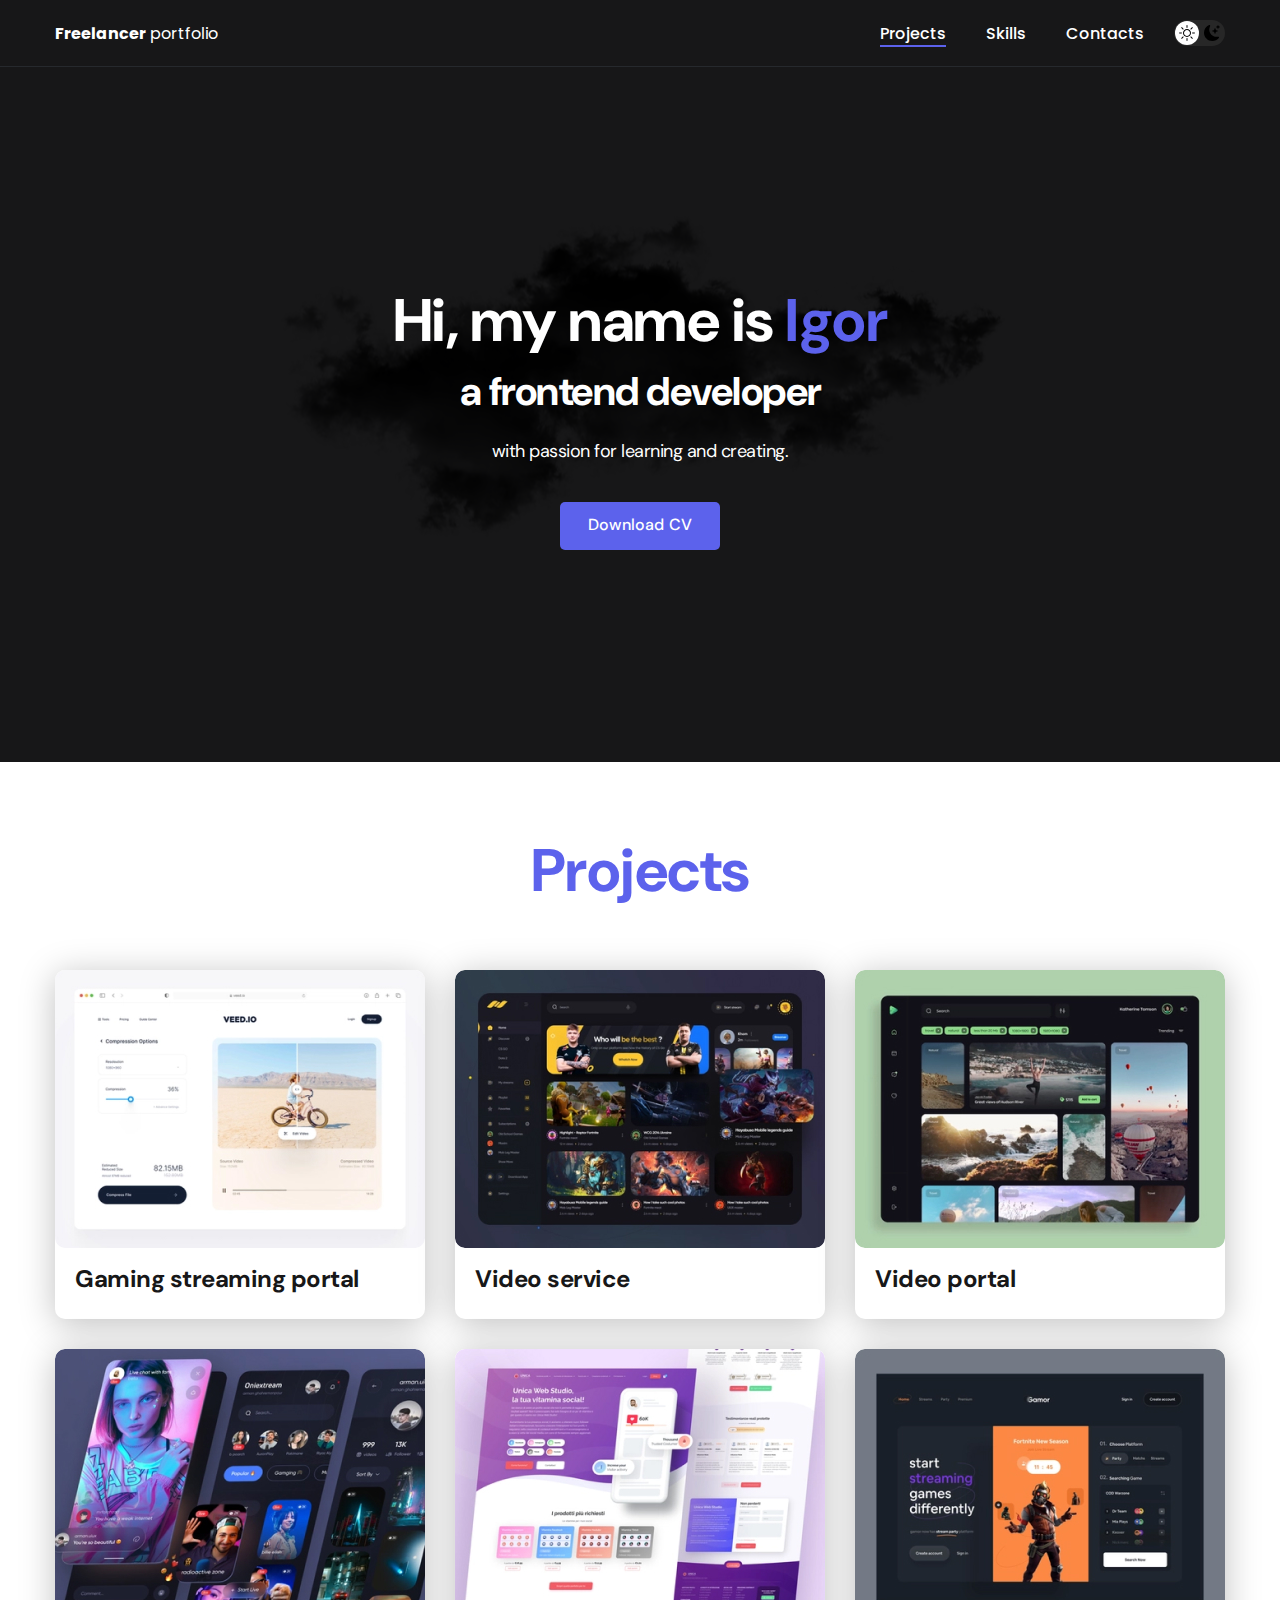
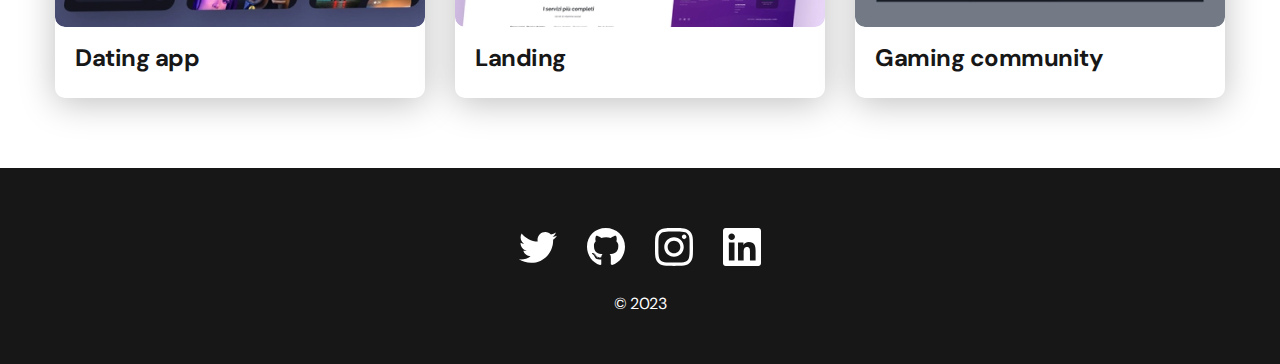
<file: index.html>
<!DOCTYPE html>
<html lang="en">
  <head>
    <meta charset="UTF-8" />
    <meta name="viewport" content="width=device-width, initial-scale=1.0" />
    <script src="./js/main.js" defer></script>
    <link rel="stylesheet" href="./css/main.css" />
    <title>Freelancer portfolio</title>
  </head>
  <body>
    <nav class="nav">
      <div class="container">
        <div class="nav-row">
          <a href="./index.html" class="logo"
            ><strong>Freelancer</strong> portfolio</a
          >
          <button class="dark-mode-btn">
            <img src="./img/icons/Sun.svg" alt="Light mode" class="dark-mode-btn__icon">
            <img src="./img/icons/Moon.svg" alt="Dark mode" class="dark-mode-btn__icon">
          </button>
          <ul class="nav-list">
            <li class="nav-list__item">
              <a
                href="./index.html"
                class="nav-list__link nav-list__link--active"
                >Projects</a
              >
            </li>
            <li class="nav-list__item">
              <a href="./skills.html" class="nav-list__link">Skills</a>
            </li>
            <li class="nav-list__item">
              <a href="./contacts.html" class="nav-list__link">Contacts</a>
            </li>
          </ul>

        </div>
      </div>
    </nav>

    <header class="header">
      <div class="header__wrapper">
        <h1 class="header__title">
          <strong>Hi, my name is <em>Igor</em></strong
          ><br />
          a frontend developer
        </h1>
        <div class="header__text">
          <p>with passion for learning and creating.</p>
        </div>
        <a href="#!" class="btn">Download CV</a>
      </div>
    </header>

    <main class="section">
      <div class="container">
        <h2 class="title-1">Projects</h2>
        <ul class="Projects">
          <li class="project">
            <a href="./project_page.html">
              <img
                src="./img/projects/02.jpg"
                alt="Project img"
                class="project__img"
              />
              <h3 class="project__title">Gaming streaming portal</h3>
            </a>
          </li>

          <li class="project">
            <a href="./project-page.html">
              <img
                src="./img/projects/01.jpg"
                alt="Project img"
                class="project__img"
              />
              <h3 class="project__title">Video service</h3>
            </a>
          </li>

          <li class="project">
            <a href="./project-page.html">
              <img
                src="./img/projects/03.jpg"
                alt="Project img"
                class="project__img"
              />
              <h3 class="project__title">Video portal</h3>
            </a>
          </li>

          <li class="project">
            <a href="./project-page.html">
              <img
                src="./img/projects/04.jpg"
                alt="Project img"
                class="project__img"
              />
              <h3 class="project__title">Dating app</h3>
            </a>
          </li>

          <li class="project">
            <a href="./project-page.html">
              <img
                src="./img/projects/05.jpg"
                alt="Project img"
                class="project__img"
              />
              <h3 class="project__title">Landing</h3>
            </a>
          </li>

          <li class="project">
            <a href="./project-page.html">
              <img
                src="./img/projects/06.jpg"
                alt="Project img"
                class="project__img"
              />
              <h3 class="project__title">Gaming community</h3>
            </a>
          </li>
        </ul>
      </div>
    </main>

    <footer class="footer">
      <div class="container">
        <div class="footer_wrapper">
          <ul class="social">
            <li class="social__item">
              <a href="#!"><img src="./img/icons/twitter.svg" alt="Link" /></a>
            </li>
            <li class="social__item">
              <a href="#!"><img src="./img/icons/gitHub.svg" alt="Link" /></a>
            </li>
            <li class="social__item">
              <a href="#!"
                ><img src="./img/icons/instagram.svg" alt="Link"
              /></a>
            </li>
            <li class="social__item">
              <a href="#!"><img src="./img/icons/linkedIn.svg" alt="Link" /></a>
            </li>
          </ul>

          <div class="copyright">
            <p>© 2023</p>
          </div>
        </div>
      </div>
    </footer>
  </body>
</html>
</file>
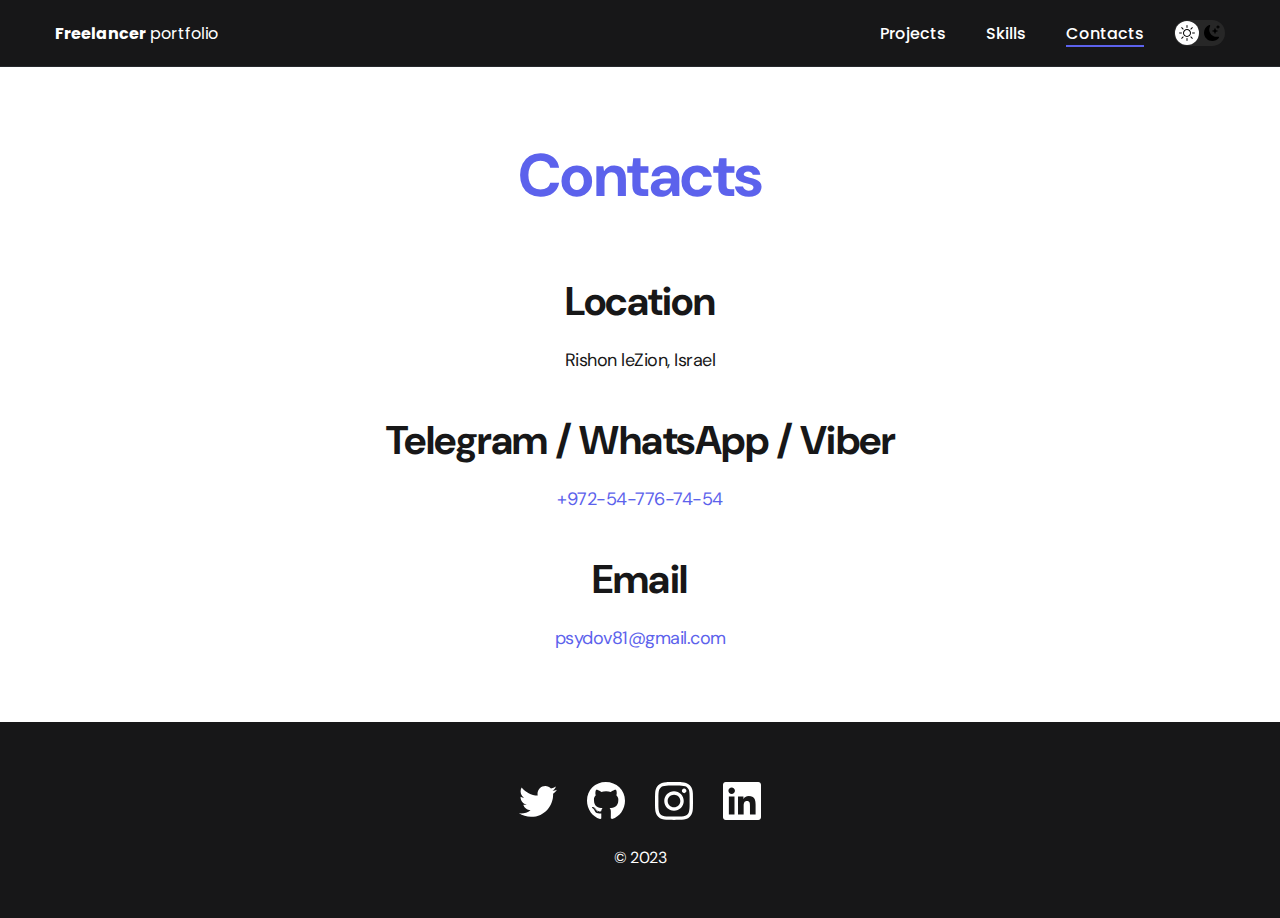
<file: contacts.html>
<!DOCTYPE html>
<html lang="en">
  <head>
    <meta charset="UTF-8" />
    <meta name="viewport" content="width=device-width, initial-scale=1.0" />
    <script src="./js/main.js" defer></script>
    <link rel="stylesheet" href="./css/main.css" />
    <title>Freelancer portfolio</title>
  </head>
  <body>
    <nav class="nav">
      <div class="container">
        <div class="nav-row">
          <a href="./index.html" class="logo"
            ><strong>Freelancer</strong> portfolio</a
          >
          <button class="dark-mode-btn">
            <img src="./img/icons/Sun.svg" alt="Light mode" class="dark-mode-btn__icon">
            <img src="./img/icons/Moon.svg" alt="Dark mode" class="dark-mode-btn__icon">
          </button>
          <ul class="nav-list">
            <li class="nav-list__item">
              <a
                href="./index.html"
                class="nav-list__link"
                >Projects</a
              >
            </li>
            <li class="nav-list__item">
              <a href="./skills.html" class="nav-list__link">Skills</a>
            </li>
            <li class="nav-list__item">
              <a href="./contacts.html" class="nav-list__link nav-list__link--active">Contacts</a>
            </li>
          </ul>
        </div>
      </div>
    </nav>

    <main class="section">
      <div class="container">
        <h1 class="title-1">Contacts</h1>

        <ul class="content-list">

          <li class="content-list__item">
            <h2 class="title-2">Location</h2>
            <p>Rishon leZion, Israel</p>
          </li>

          <li class="content-list__item">
            <h2 class="title-2">Telegram / WhatsApp / Viber</h2>
            <p><a href="+972547767454">+972-54-776-74-54</a></p>
          </li>

          <li class="content-list__item">
            <h2 class="title-2">Email</h2>
            <p><a href="psydov81@gmail.com">psydov81@gmail.com</a></p>
          </li>
          
        </ul>


      </div>
    </main>

    <footer class="footer">
      <div class="container">
        <div class="footer_wrapper">
          <ul class="social">
            <li class="social__item">
              <a href="#!"><img src="./img/icons/twitter.svg" alt="Link" /></a>
            </li>
            <li class="social__item">
              <a href="#!"><img src="./img/icons/gitHub.svg" alt="Link" /></a>
            </li>
            <li class="social__item">
              <a href="#!"
                ><img src="./img/icons/instagram.svg" alt="Link"
              /></a>
            </li>
            <li class="social__item">
              <a href="#!"><img src="./img/icons/linkedIn.svg" alt="Link" /></a>
            </li>
          </ul>

          <div class="copyright">
            <p>© 2023</p>
          </div>
        </div>
      </div>
    </footer>
  </body>
</html>
</file>
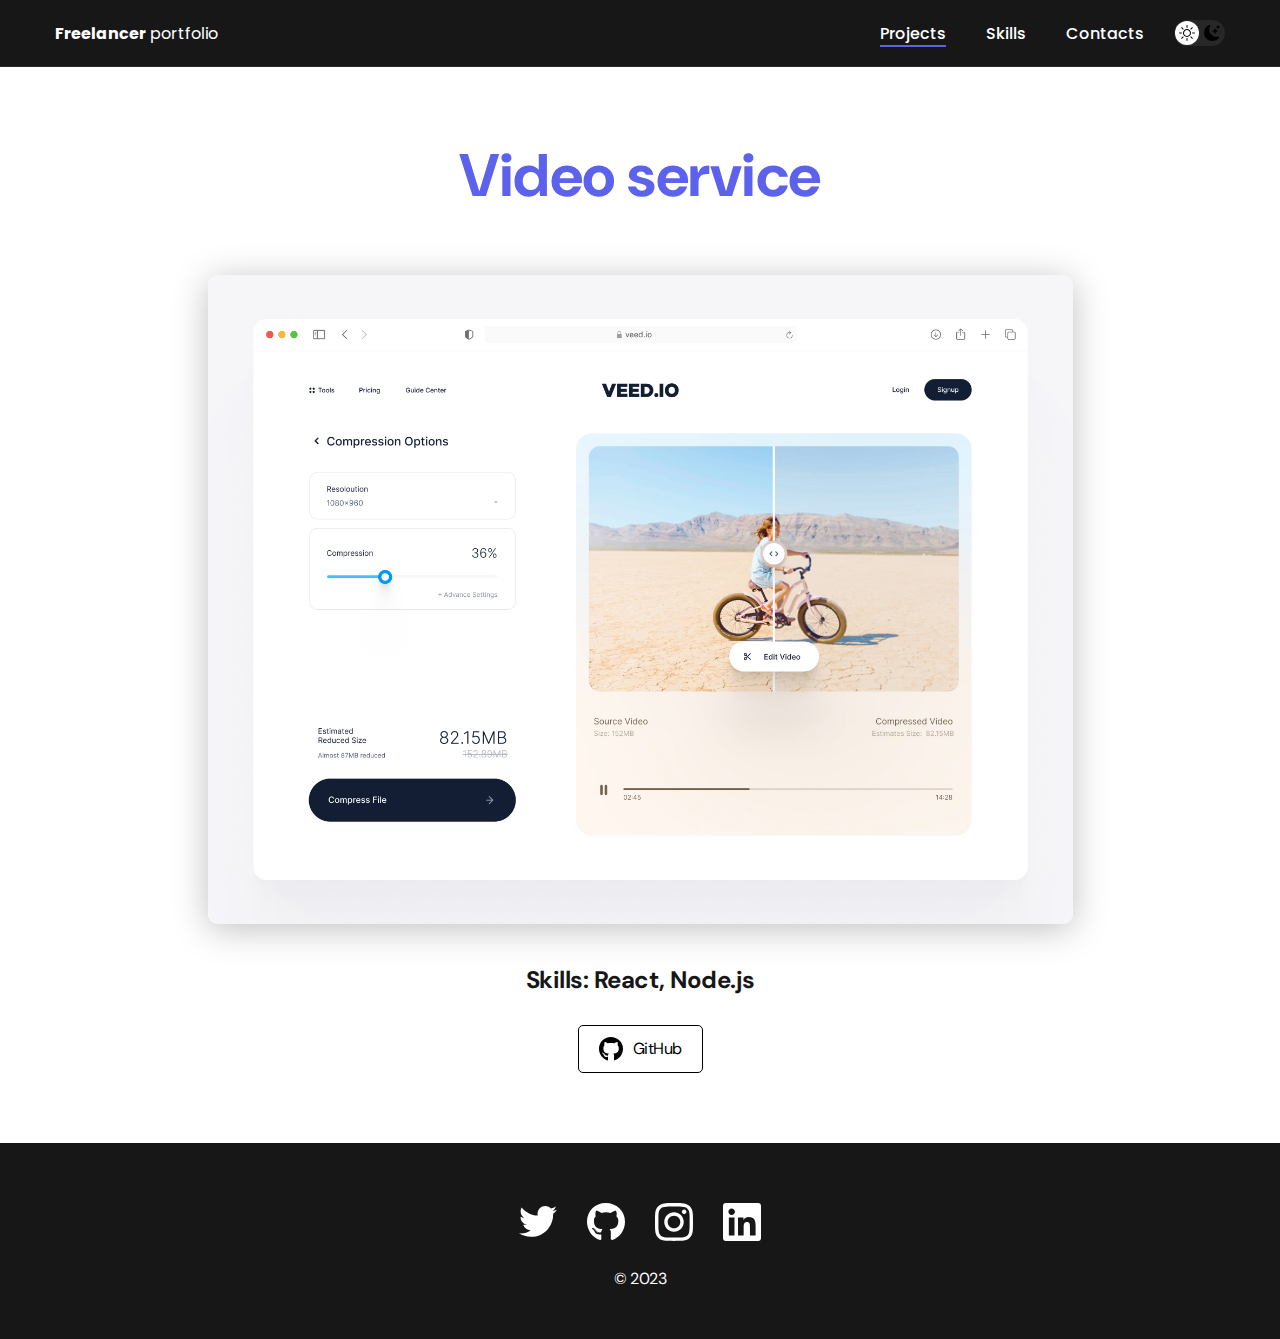
<file: project_page.html>
<!DOCTYPE html>
<html lang="en">
  <head>
    <meta charset="UTF-8" />
    <meta name="viewport" content="width=device-width, initial-scale=1.0" />
    <script src="./js/main.js" defer></script>
    <link rel="stylesheet" href="./css/main.css" />
    <title>Freelancer portfolio</title>
  </head>
  <body>
    <nav class="nav">
      <div class="container">
        <div class="nav-row">
          <a href="./index.html" class="logo"
            ><strong>Freelancer</strong> portfolio</a
          >
          <button class="dark-mode-btn">
            <img src="./img/icons/Sun.svg" alt="Light mode" class="dark-mode-btn__icon">
            <img src="./img/icons/Moon.svg" alt="Dark mode" class="dark-mode-btn__icon">
          </button>
          <ul class="nav-list">
            <li class="nav-list__item">
              <a
                href="./index.html"
                class="nav-list__link nav-list__link--active"
                >Projects</a
              >
            </li>
            <li class="nav-list__item">
              <a href="./skills.html" class="nav-list__link">Skills</a>
            </li>
            <li class="nav-list__item">
              <a href="./contacts.html" class="nav-list__link">Contacts</a>
            </li>
          </ul>
        </div>
      </div>
    </nav>

    <main class="section">
      <div class="container">

        <div class="project-details">

          <h1 class="title-1">Video service</h1>
          
          <img src="./img/projects/React Simple Portfolio (Copy)/02-big.jpg" alt="" class="project-details__cover">

          <div class="project-details__desc">
            <p>Skills: React, Node.js</p>
          </div>

            <a href="#!" class="btn-outline">
              <img src="./img/icons/gitHub-black.svg" alt="">
              GitHub
            </a>

        </div>
      </div>
    </main>

    <footer class="footer">
      <div class="container">
        <div class="footer_wrapper">
          <ul class="social">
            <li class="social__item">
              <a href="#!"><img src="./img/icons/twitter.svg" alt="Link" /></a>
            </li>
            <li class="social__item">
              <a href="#!"><img src="./img/icons/gitHub.svg" alt="Link" /></a>
            </li>
            <li class="social__item">
              <a href="#!"
                ><img src="./img/icons/instagram.svg" alt="Link"
              /></a>
            </li>
            <li class="social__item">
              <a href="#!"><img src="./img/icons/linkedIn.svg" alt="Link" /></a>
            </li>
          </ul>

          <div class="copyright">
            <p>© 2023</p>
          </div>
        </div>
      </div>
    </footer>
  </body>
</html>
</file>
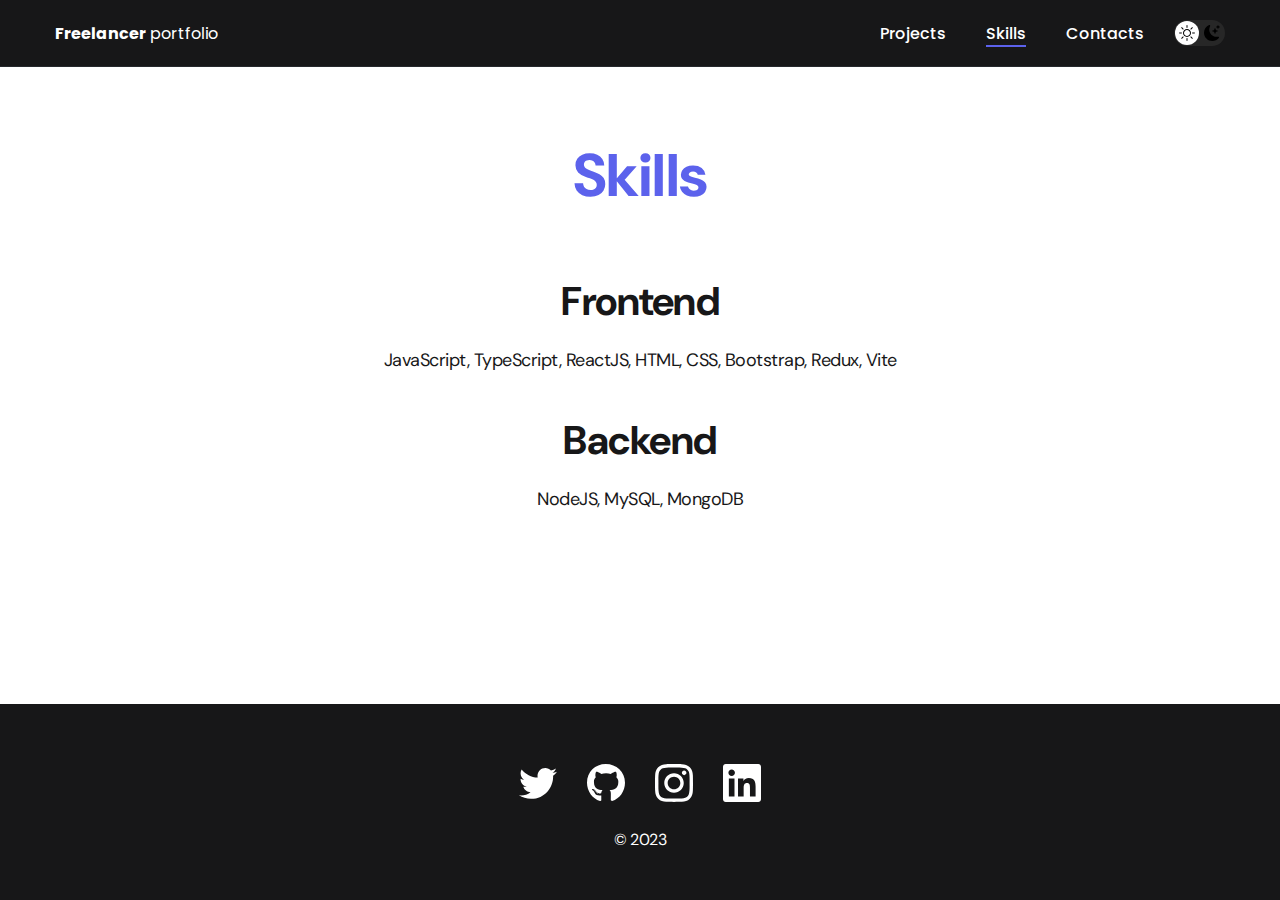
<file: skills.html>
<!DOCTYPE html>
<html lang="en">
  <head>
    <meta charset="UTF-8" />
    <meta name="viewport" content="width=device-width, initial-scale=1.0" />
    <script src="./js/main.js" defer></script>
    <link rel="stylesheet" href="./css/main.css" />
    <title>Freelancer portfolio</title>
  </head>
  <body>
    <nav class="nav">
      <div class="container">
        <div class="nav-row">
          <a href="./index.html" class="logo"
            ><strong>Freelancer</strong> portfolio</a
          >
          <button class="dark-mode-btn">
            <img src="./img/icons/Sun.svg" alt="Light mode" class="dark-mode-btn__icon">
            <img src="./img/icons/Moon.svg" alt="Dark mode" class="dark-mode-btn__icon">
          </button>
          <ul class="nav-list">
            <li class="nav-list__item">
              <a
                href="./index.html"
                class="nav-list__link"
                >Projects</a
              >
            </li>
            <li class="nav-list__item">
              <a href="./skills.html" class="nav-list__link nav-list__link--active">Skills</a>
            </li>
            <li class="nav-list__item">
              <a href="./contacts.html" class="nav-list__link">Contacts</a>
            </li>
          </ul>
        </div>
      </div>
    </nav>

    <main class="section">
      <div class="container">
        <h1 class="title-1">Skills</h1>

        <ul class="content-list">
          <li class="content-list__item">
            <h2 class="title-2">Frontend</h2>
            <p>JavaScript, TypeScript, ReactJS, HTML, CSS, Bootstrap, Redux, Vite</p>
          </li>
          <li class="content-list__item">
            <h2 class="title-2">Backend</h2>
            <p>NodeJS, MySQL, MongoDB</p>
          </li>
        </ul>


      </div>
    </main>

    <footer class="footer">
      <div class="container">
        <div class="footer_wrapper">
          <ul class="social">
            <li class="social__item">
              <a href="#!"><img src="./img/icons/twitter.svg" alt="Link" /></a>
            </li>
            <li class="social__item">
              <a href="#!"><img src="./img/icons/gitHub.svg" alt="Link" /></a>
            </li>
            <li class="social__item">
              <a href="#!"
                ><img src="./img/icons/instagram.svg" alt="Link"
              /></a>
            </li>
            <li class="social__item">
              <a href="#!"><img src="./img/icons/linkedIn.svg" alt="Link" /></a>
            </li>
          </ul>

          <div class="copyright">
            <p>© 2023</p>
          </div>
        </div>
      </div>
    </footer>
  </body>
</html>
</file>
<file: css/main.css>
@import "./reset.css";
@import url("https://fonts.googleapis.com/css2?family=DM+Sans:opsz,wght@9..40,400;9..40,500;9..40,700&family=Poppins:wght@400;500;700&display=swap");

/* font-family: 'DM Sans', sans-serif;
font-family: 'Poppins', sans-serif; */

/* * {
    border: 1px solid red;
} */

:root {
    --black: #171718;
    --black-border: #26292d;
    --white: #fff;
    --purple: #5C62EC;

    --dark-bg: var(--black);
    --dark-border: var(--black-border);
    --header-text: var(--white);
    --accent: var(--purple);

    /* Light mode */
    --page-bg: var(--white);
    --text-color:var(--black);

    --title-1: var(--accent);

    --project-card-bg:var(--white);
    --project-card-text:var(--black);
    --box-shadow: 0px 5px 35px rgba(0, 0, 0, 0.25);

}

.dark {
    /* Dark mode */
    --page-bg: #252526;
    --text-color:var(--white);

    --title-1: var(--white);

    --project-card-bg:var(--black);
    --project-card-text:var(--white);
    --box-shadow: 0px 5px 35px rgba(0, 0, 0, 0.8);
}

html, body {
    display: flex;
    flex-direction: column;
    min-height: 100vh;

    font-family: 'DM Sans', sans-serif;
    letter-spacing: -0.5px;
    
    /* Light mode */
    background-color: var(--page-bg);
    color: var(--text-color);
}



/* General */

.container {
    margin: 0 auto;
    padding: 0 15px;
    max-width: 1200px;
}

.none {
    display: none !important;
}

.section {
    padding: 70px 0;
}

.title-1 {
    margin-bottom: 60px;
    font-size: 60px;
    font-weight: 700;
    line-height: 1.3;
    color: var(--title-1);
    text-align: center;
}

.title-2 {
    margin-bottom: 20px;

    font-size: 40px;
    line-height: 1.3;
    font-weight: 700;
}


/* nav */

.nav {
    padding: 20px 0;
    border-bottom: 1px solid var(--dark-border);
    background-color: var(--dark-bg);
    color: var(--header-text);
    letter-spacing: normal;
}

.nav-row {
    display: flex;
    justify-content: flex-end;
    align-items: center;
    column-gap: 30px;
    row-gap: 20px;
    flex-wrap: wrap;
}

.logo {
    margin-right: auto;
    color: var(--header-text);
    font-style: 24px;   
    font-family: 'Poppins', sans-serif;
    
}

.logo.strong {
    font-weight: 500;
}

.nav-list {
    display: flex;
    flex-wrap: wrap;
    row-gap: 10px;
    align-items: center;
    column-gap: 40px;
    font-size: 16px;
    font-weight: 500;
    font-family: 'Poppins', sans-serif;
}

.nav-list__link {
    color: var(--header-text);
    transition: opacity 0.2s ease-in;
}

.nav-list__link:hover {
    opacity: 0.8;
}

.nav-list__link--active {
    position: relative;
}

.nav-list__link--active::before {
    content: "";

    position: absolute;
    left: 0;
    top: 100%;

    display: block;
    height: 2px;
    width: 100%;
    background-color: var(--accent);
}

/* Dark mode btn */

.dark-mode-btn {
    order: 9;

    position: relative;
    display: flex;
    justify-content: space-between;

    width: 51px;
    height: 26px;
    padding: 5px;

    border-radius: 50px;
    background-color: #272727;
}

.dark-mode-btn::before {
    content: "";

    position: absolute;
    top: 1px;
    left: 1px;

    display: block;
    width: 24px;
    height: 24px;
    border-radius: 50%;
    background-color: var(--white);

    transition: left 0.2s ease-in;
}

.dark-mode-btn--active::before {
    left: 26px;
}

.dark-mode-btn__icon {
    position: relative;
    z-index: 9;
}

/* header */

.header {
    min-height: 695px;
    padding: 40px 0;

    display: flex;
    justify-content: center;
    align-items: center;

    background-color: var(--dark-bg);
    background-image: url('./../img/5a297a9f895b12.2948341715126678075626.png');
    background-repeat: no-repeat;
    background-size: auto;
    background-position: center center;
    
    color: var(--header-text);
    text-align: center;
}

.header__wrapper {
    padding: 0 15px;
    max-width: 660px;
}

.header__title {
    margin-bottom: 20px;
    font-size: 40px;
    font-weight: 700;
    line-height: 1.4;
}

.header__title strong {
    font-size: 60px;
    font-weight: 700;
}

.header__title em {
    font-style: normal;
    color: var(--accent);
}

.header__text {
    margin-bottom: 40px;
    font-size: 18px;
    line-height: 1.333;
}

.header__text p + p {
    margin-top: 1em;
}

/* Btn */

.btn {
    display: inline-block;
    height: 48px;
    padding: 12px 28px;

    border-radius: 5px;
    background-color: var(--accent);
    color: var(--white);
    letter-spacing: 0.15px;
    font-size: 16px;
    font-weight: 500;

    transition: opacity 0.2s ease-in;
}

.btn:hover {
    opacity: 0.8;
}

.btn:active {
    position: relative;
    top: 1px;
}

/* Btn outline */

.btn-outline {
    display: flex;
    column-gap: 10px;
    align-items: center;

    height: 48px;
    padding: 12px 20px;
    border-radius: 5px;

    border: 1px solid #000;
    background-color: var(--white);
    color: #000;

    transition: opacity 0.2s ease-in;
}

.btn-outline:hover {
    opacity: 0.8;
}

.btn-outline:active {
    position: relative;
    top: 1px;
}



/* Projects */



.Projects {
    display: flex;
    justify-content: center;
    flex-wrap: wrap;
    column-gap: 30px;
    row-gap: 30px;
}

.project {
    max-width: 370px;
    background-color: var(--project-card-bg);
    box-shadow: var(--box-shadow);
    border-radius: 10px;

    
}

.project__img {
    border-radius: 10px;
}

.project__title {
    padding: 15px 20px 25px;
    font-weight: 700;
    font-size: 24px;
    line-height: 1.3;
    color: var(--project-card-text);
}

/* Project Details */

.project-details {
    margin: 0 auto;
    max-width: 865px;

    display: flex;
    flex-direction: column;
    align-items: center;

    text-align: center;
}

.project-details__cover {
    max-width: 100%;
    margin-bottom: 40px;

    box-shadow: 0px 5px 35px rgba(0, 0, 0, 0.25);
    border-radius: 10px;
}

.project-details__desc {
    margin-bottom: 30px;

    font-weight: 700;
    font-size: 24px;
    line-height: 1.3;
}

/* Content list */



.content-list {
    margin: 0 auto;
    max-width: 570px;
    display: flex;
    flex-direction: column;
    align-items: center;
    row-gap: 40px;
    text-align: center;
}

.content-list a {
    color: var(--accent);
    align-self: start;
}

.content-list__item {
    font-size: 18px;
    line-height: 1.5;

}

.content-list__item p + p {
    margin-top: 0.5em;
}

/* Footer */

.footer {
    margin-top: auto;
    padding: 60px 0 50px;
    background-color: var(--dark-bg);
    color: var(--header-text)
}

.footer_wrapper {
    display: flex;
    flex-direction: column;
    align-items: center;
    row-gap: 27px;
}

.social {
    display: flex;
    column-gap: 30px;
    align-items: center;
}


.copyright {
    font-size: 16px;
}

.copyright p + p {
    margin-top: 0.5em;
}

@media (max-width: 620px) {

    /* Header */
    
    .header {
        min-height: unset;
    }

    .header__title {
        font-size: 30px;
    }

    .header__title strong {
        font-size: 40px;
    }

    /* Nav */

    .nav-row {
        justify-content: space-between;
    }

    .dark-mode-btn {
        order: 0;
    }

    /* General */

    .section {
        padding: 40px 0;
    }

    .title-1 {
        margin-bottom: 30px;
        font-size: 40px;
    }

    .title-2 {
        margin-bottom: 10px;
        font-size: 30px;
    }

    /* Projects */

    .project__title {
        font-size: 22px;
    }

    /* Project page */

    .project-details__desc {
        margin-bottom: 20px;
        font-size: 22px;
    }

    /* Content list */

    .content-list {
        row-gap: 20px;
    }

    .content-list__item {
        font-size: 16px;
    }

    /* Footer */

    .footer {
        padding: 40px 0 30px;
    }
    
    .footer_wrapper {
        row-gap: 20px;
    }

    /* Social */

    .social {
        column-gap: 20px;
    }

    .social__item {
        width: 28px;
    }

    
}
</file>
